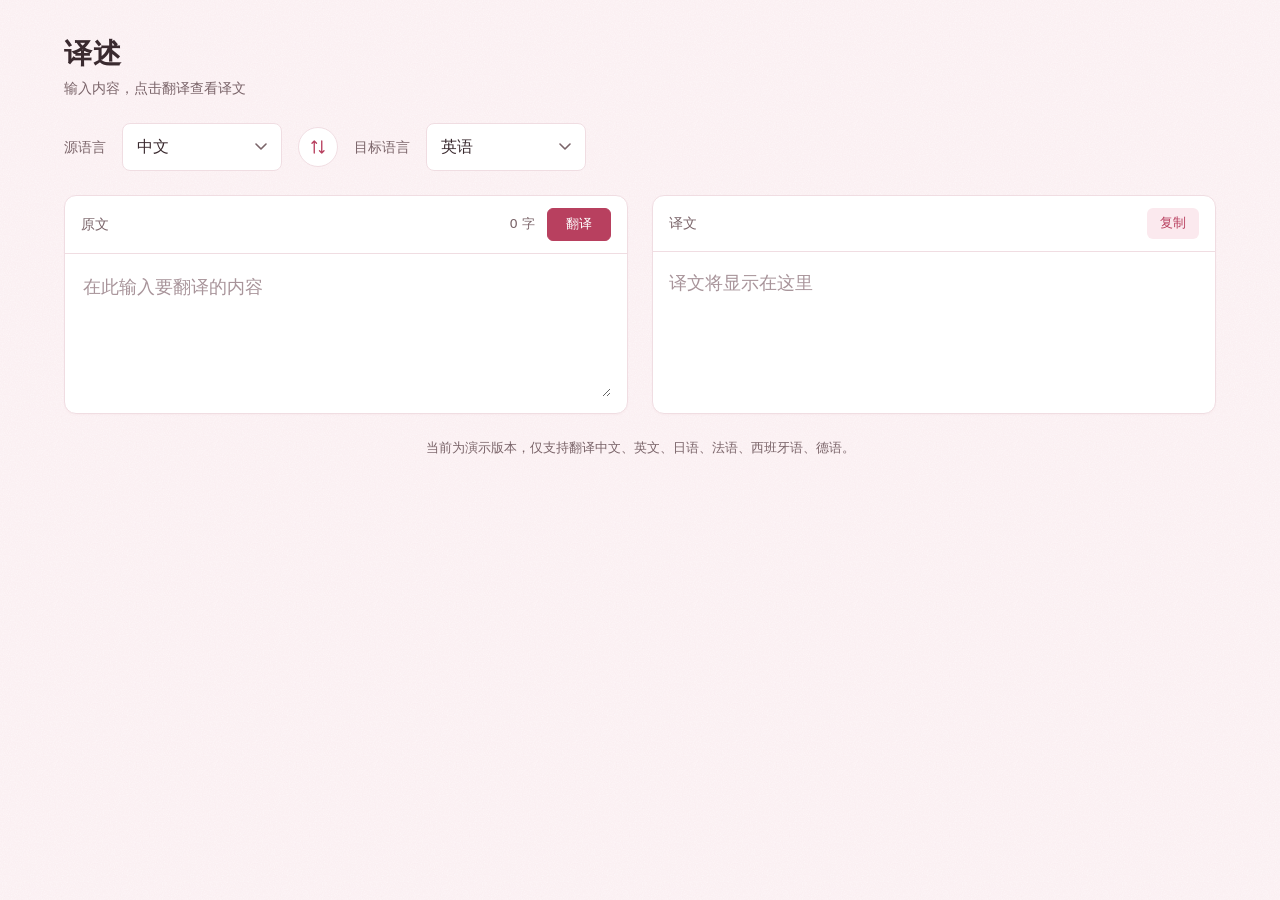
<file: translation/index/index.html>
<!DOCTYPE html>
<html lang="zh-CN">
<head>
    <meta charset="UTF-8">
    <meta name="viewport" content="width=device-width, initial-scale=1.0">
    <link rel="stylesheet" href="./index.css">
    <script src="./index.js" defer></script>
    <title>译述 · 实时翻译</title>
</head>
<body>
<div class="bubbles" aria-hidden="true" id="bubbles"></div>

<div class="wrap">
  <header>
    <div>
      <h1>译述</h1>
      <p class="subtitle">输入内容，点击翻译查看译文</p>
    </div>
  </header>

  <div class="lang-bar">
    <span class="field-label" id="src-label">源语言</span>
    <select id="src-lang" aria-labelledby="src-label"></select>

    <button class="swap-btn" id="swap" type="button" aria-label="交换源语言和目标语言">
      <svg viewBox="0 0 24 24" fill="none" stroke="currentColor" stroke-width="1.8" stroke-linecap="round" stroke-linejoin="round" aria-hidden="true">
        <path d="M7 4v16M7 4l-3 3M7 4l3 3M17 20V4M17 20l-3-3M17 20l3-3"/>
      </svg>
    </button>

    <span class="field-label" id="tgt-label">目标语言</span>
    <select id="tgt-lang" aria-labelledby="tgt-label"></select>
  </div>

  <main class="grid">
    <section class="panel" aria-labelledby="input-title">
      <div class="panel-head">
        <span id="input-title">原文</span>
        <div class="head-actions">
          <span class="count"><span id="char-count">0</span> 字</span>
          <button class="translate-btn" id="translateBtn" type="button">翻译</button>
        </div>
      </div>
      <div class="panel-body">
        <textarea id="input" placeholder="在此输入要翻译的内容"></textarea>
      </div>
    </section>

    <section class="panel" aria-labelledby="output-title">
      <div class="panel-head">
        <span id="output-title">译文</span>
        <button class="copy-btn" id="copy" type="button">复制</button>
      </div>
      <div class="panel-body">
        <div class="output" id="output" aria-live="polite"></div>
      </div>
    </section>
  </main>

  <p class="footer-note">当前为演示版本，仅支持翻译中文、英文、日语、法语、西班牙语、德语。</p>
</div>
</body>
</html>
</file>
<file: translation/index/index.css>
:root {
    --bg: #fdf7f8;
    --line: rgba(184, 64, 95, 0.045);
    --surface: #ffffff;
    --border: #f0dde2;
    --text: #3a2a2f;
    --muted: #7a6469;
    --accent: #b8405f;
    --accent-soft: #fbe9ee;
    --focus: #d9587a;
    --space-1: 8px;
    --space-2: 16px;
    --space-3: 24px;
    --space-4: 32px;
    --radius: 12px;
  }

  * { box-sizing: border-box; }

  body {
    margin: 0;
    min-height: 100vh;
    font-family: "PingFang SC", "Microsoft YaHei", "Noto Sans SC", system-ui, sans-serif;
    font-size: 16px;
    line-height: 1.6;
    color: var(--text);
    background-color: var(--bg);
    background-image: url("data:image/svg+xml;utf8,<svg xmlns='http://www.w3.org/2000/svg' width='160' height='160'><filter id='n'><feTurbulence type='fractalNoise' baseFrequency='0.85' numOctaves='3' stitchTiles='stitch'/><feColorMatrix values='0 0 0 0 0.72  0 0 0 0 0.25  0 0 0 0 0.37  0 0 0 0.10 0'/></filter><rect width='100%' height='100%' filter='url(%23n)'/></svg>");
    background-size: 160px 160px;
    overflow-x: hidden;
  }

  .bubbles {
    position: fixed;
    inset: 0;
    z-index: 0;
    pointer-events: none;
    overflow: hidden;
  }

  .bubble {
    position: absolute;
    bottom: -20%;
    border-radius: 50%;
    background: radial-gradient(circle at 35% 35%, rgba(255,255,255,1) 0 38%, rgba(255,255,255,0.7) 62%, rgba(236,196,208,0.28) 86%, rgba(236,196,208,0) 100%);
    box-shadow: inset 0 0 0 1px rgba(232,180,196,0.22);
    opacity: 0;
    animation-name: bubble-rise;
    animation-timing-function: linear;
    animation-iteration-count: infinite;
  }

  @keyframes bubble-rise {
    0%   { transform: translateY(0); opacity: 0; }
    10%  { opacity: 1; }
    85%  { opacity: 1; }
    100% { transform: translateY(-130vh); opacity: 0; }
  }

  .wrap {
    position: relative;
    z-index: 1;
    max-width: 1200px;
    margin: 0 auto;
    padding: var(--space-4) var(--space-3);
  }

  @media (prefers-reduced-motion: reduce) {
    .bubble { animation: none; opacity: 0.6; }
    .swap-btn { transition: none; }
  }

  header {
    display: flex;
    align-items: baseline;
    justify-content: space-between;
    flex-wrap: wrap;
    gap: var(--space-2);
    margin-bottom: var(--space-3);
  }

  h1 {
    margin: 0;
    font-size: 28px;
    font-weight: 600;
    letter-spacing: 0.04em;
  }

  .subtitle {
    margin: 0;
    color: var(--muted);
    font-size: 14px;
  }

  .lang-bar {
    display: flex;
    align-items: center;
    gap: var(--space-2);
    flex-wrap: wrap;
    margin-bottom: var(--space-3);
  }

  .field-label {
    font-size: 14px;
    color: var(--muted);
  }

  select {
    appearance: none;
    -webkit-appearance: none;
    min-width: 160px;
    padding: 10px 40px 10px 14px;
    font: inherit;
    color: var(--text);
    background: var(--surface) url("data:image/svg+xml;utf8,<svg xmlns='http://www.w3.org/2000/svg' width='12' height='8' viewBox='0 0 12 8'><path d='M1 1l5 5 5-5' fill='none' stroke='%237a6469' stroke-width='1.6' stroke-linecap='round' stroke-linejoin='round'/></svg>") no-repeat right 14px center;
    border: 1px solid var(--border);
    border-radius: 8px;
    cursor: pointer;
  }

  select:hover { border-color: #e4bfc9; }

  button {
    font: inherit;
    cursor: pointer;
  }

  .swap-btn {
    width: 40px;
    height: 40px;
    display: inline-flex;
    align-items: center;
    justify-content: center;
    background: var(--surface);
    color: var(--accent);
    border: 1px solid var(--border);
    border-radius: 50%;
    transition: transform 200ms ease-out, border-color 200ms ease-out;
  }

  .swap-btn:hover { border-color: var(--accent); transform: rotate(180deg); }

  .swap-btn svg { width: 18px; height: 18px; }

  :focus-visible {
    outline: 2px solid var(--focus);
    outline-offset: 2px;
  }

  .grid {
    display: grid;
    grid-template-columns: 1fr 1fr;
    gap: var(--space-3);
  }

  .panel {
    display: flex;
    flex-direction: column;
    min-height: 200px;
    background: var(--surface);
    border: 1px solid var(--border);
    border-radius: var(--radius);
    box-shadow: 0 1px 2px rgba(184, 64, 95, 0.04);
    overflow: hidden;
  }

  .panel-head {
    display: flex;
    justify-content: space-between;
    align-items: center;
    padding: 12px var(--space-2);
    border-bottom: 1px solid var(--border);
    font-size: 14px;
    color: var(--muted);
  }

  .panel-body {
    flex: 1;
    padding: var(--space-2);
  }

  textarea {
    width: 100%;
    height: 100%;
    min-height: 120px;
    resize: vertical;
    border: none;
    outline: none;
    background: transparent;
    font: inherit;
    font-size: 18px;
    line-height: 1.7;
    color: var(--text);
  }

  textarea:focus,
  textarea:focus-visible {
    outline: none;
  }

  .panel:focus-within {
    border-color: #e4bfc9;
  }

  textarea::placeholder { color: #a8949a; }

  .output {
    min-height: 120px;
    font-size: 18px;
    line-height: 1.7;
    white-space: pre-wrap;
    word-break: break-word;
  }

  .output .empty {
    color: #a8949a;
  }

  .output .error {
    display: block;
    font-size: 14px;
    color: var(--accent);
  }

  .count {
    font-size: 13px;
    color: var(--muted);
  }

  .head-actions {
    display: flex;
    align-items: center;
    gap: 12px;
  }

  .translate-btn {
    padding: 5px 18px;
    font-size: 13px;
    font-weight: 500;
    color: #fff;
    background: var(--accent);
    border: 1px solid var(--accent);
    border-radius: 6px;
    transition: background-color 160ms ease-out, border-color 160ms ease-out;
  }

  .translate-btn:hover {
    background: var(--focus);
    border-color: var(--focus);
  }

  .translate-btn:active {
    transform: translateY(1px);
  }

  .copy-btn {
    padding: 4px 12px;
    font-size: 13px;
    color: var(--accent);
    background: var(--accent-soft);
    border: 1px solid transparent;
    border-radius: 6px;
  }

  .copy-btn:hover { border-color: var(--accent); }

  .footer-note {
    margin-top: var(--space-3);
    text-align: center;
    font-size: 13px;
    color: var(--muted);
  }

  @media (max-width: 900px) {
    .grid { grid-template-columns: 1fr; }
    .wrap { padding: var(--space-3) var(--space-2); }
  }
</file>
